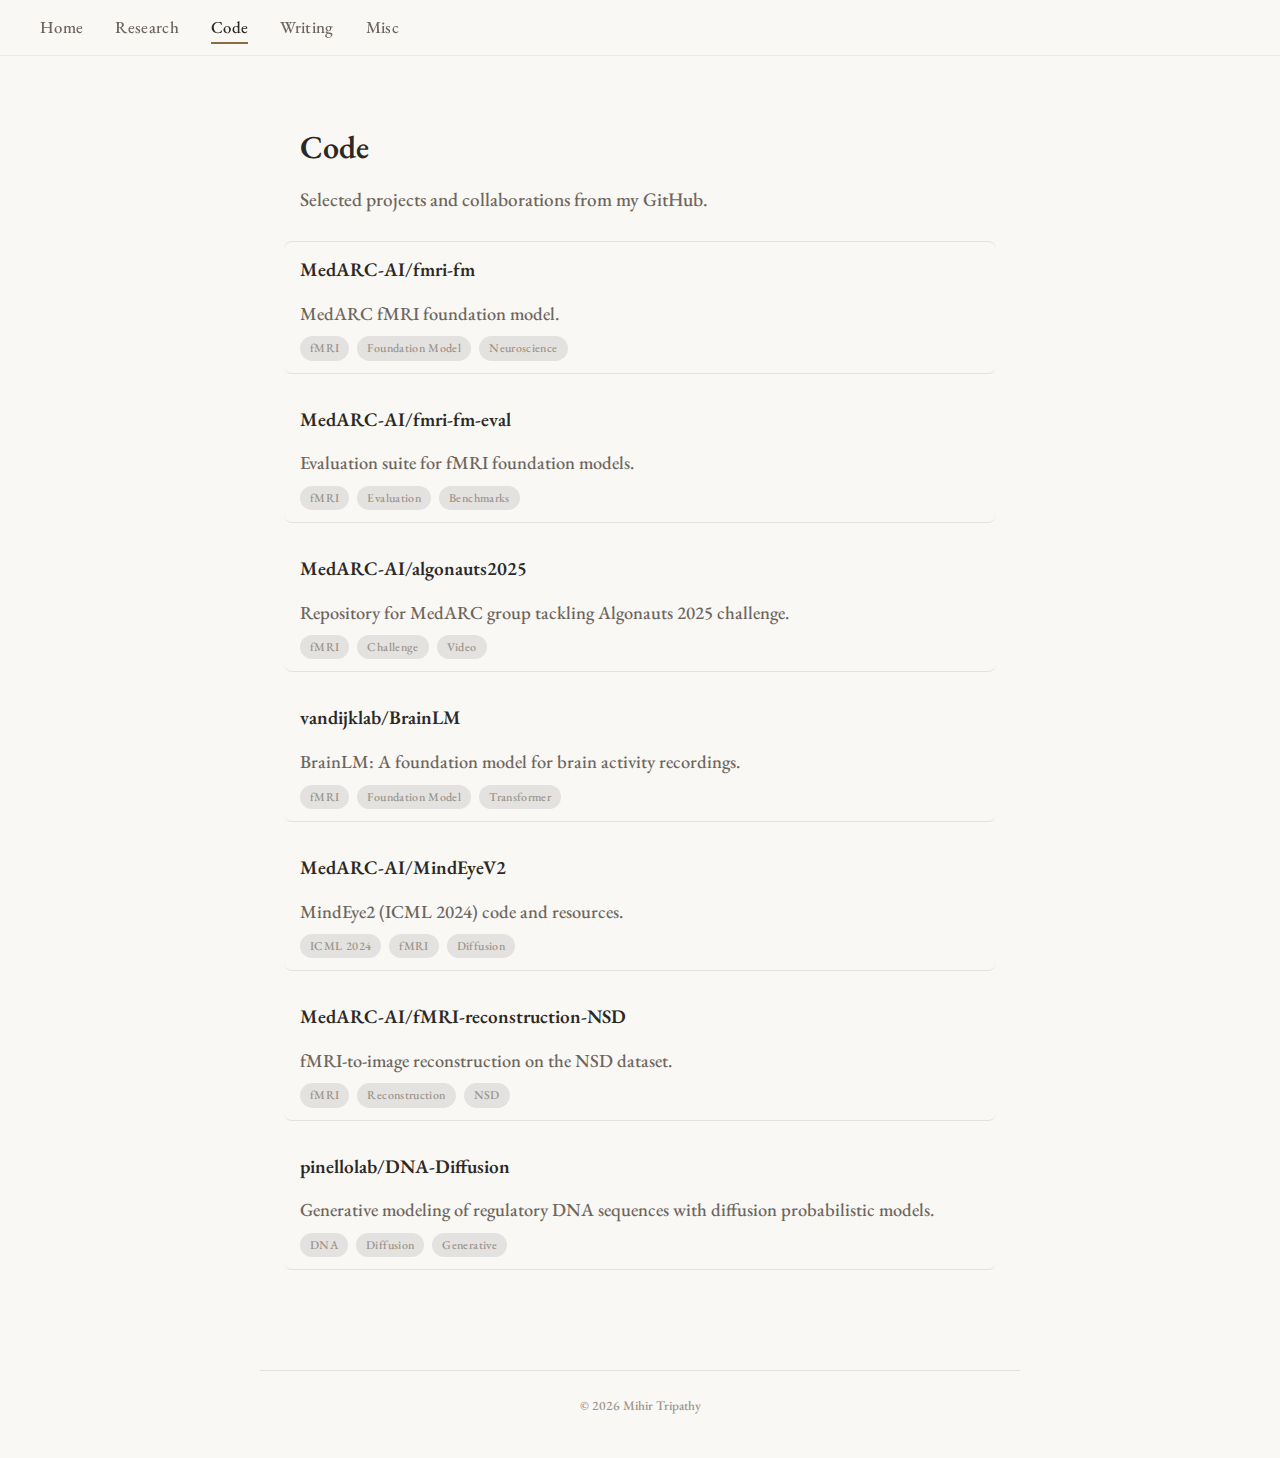
<file: code.html>
<!DOCTYPE html>
<html lang="en">
<head>
  <meta charset="UTF-8">
  <meta name="viewport" content="width=device-width, initial-scale=1.0">
  <title>Code – Mihir Tripathy</title>
  <link rel="preconnect" href="https://fonts.googleapis.com">
  <link rel="preconnect" href="https://fonts.gstatic.com" crossorigin>
  <link href="https://fonts.googleapis.com/css2?family=EB+Garamond:ital,wght@0,400;0,500;0,600;0,700;1,400;1,500&display=swap" rel="stylesheet">
  <link rel="stylesheet" href="css/styles.css?v=20260209-25">
</head>
<body>

<!-- Nav -->
<nav>
  <a href="index.html">Home</a>
  <a href="research.html">Research</a>
  <a href="code.html" class="active">Code</a>
  <a href="writing.html">Writing</a>
  <a href="misc.html">Misc</a>
</nav>

<!-- Code content -->
<div class="simple-page">
  <div class="simple-hero">
    <h1>Code</h1>
    <p>Selected projects and collaborations from my GitHub.</p>
  </div>

  <div class="simple-list">
    <div class="simple-item">
      <a class="item-title" href="https://github.com/MedARC-AI/fmri-fm">MedARC-AI/fmri-fm</a>
      <p class="item-desc">MedARC fMRI foundation model.</p>
      <div class="item-tags">
        <span class="item-tag">fMRI</span>
        <span class="item-tag">Foundation Model</span>
        <span class="item-tag">Neuroscience</span>
      </div>
    </div>

    <div class="simple-item">
      <a class="item-title" href="https://github.com/medarc-ai/fmri-fm-eval">MedARC-AI/fmri-fm-eval</a>
      <p class="item-desc">Evaluation suite for fMRI foundation models.</p>
      <div class="item-tags">
        <span class="item-tag">fMRI</span>
        <span class="item-tag">Evaluation</span>
        <span class="item-tag">Benchmarks</span>
      </div>
    </div>

    <div class="simple-item">
      <a class="item-title" href="https://github.com/MedARC-AI/algonauts2025">MedARC-AI/algonauts2025</a>
      <p class="item-desc">Repository for MedARC group tackling Algonauts 2025 challenge.</p>
      <div class="item-tags">
        <span class="item-tag">fMRI</span>
        <span class="item-tag">Challenge</span>
        <span class="item-tag">Video</span>
      </div>
    </div>

    <div class="simple-item">
      <a class="item-title" href="https://github.com/vandijklab/BrainLM">vandijklab/BrainLM</a>
      <p class="item-desc">BrainLM: A foundation model for brain activity recordings.</p>
      <div class="item-tags">
        <span class="item-tag">fMRI</span>
        <span class="item-tag">Foundation Model</span>
        <span class="item-tag">Transformer</span>
      </div>
    </div>

    <div class="simple-item">
      <a class="item-title" href="https://github.com/MedARC-AI/MindEyeV2">MedARC-AI/MindEyeV2</a>
      <p class="item-desc">MindEye2 (ICML 2024) code and resources.</p>
      <div class="item-tags">
        <span class="item-tag">ICML 2024</span>
        <span class="item-tag">fMRI</span>
        <span class="item-tag">Diffusion</span>
      </div>
    </div>

    <div class="simple-item">
      <a class="item-title" href="https://github.com/MedARC-AI/fMRI-reconstruction-NSD">MedARC-AI/fMRI-reconstruction-NSD</a>
      <p class="item-desc">fMRI-to-image reconstruction on the NSD dataset.</p>
      <div class="item-tags">
        <span class="item-tag">fMRI</span>
        <span class="item-tag">Reconstruction</span>
        <span class="item-tag">NSD</span>
      </div>
    </div>

    <div class="simple-item">
      <a class="item-title" href="https://github.com/pinellolab/DNA-Diffusion">pinellolab/DNA-Diffusion</a>
      <p class="item-desc">Generative modeling of regulatory DNA sequences with diffusion probabilistic models.</p>
      <div class="item-tags">
        <span class="item-tag">DNA</span>
        <span class="item-tag">Diffusion</span>
        <span class="item-tag">Generative</span>
      </div>
    </div>
  </div>
</div>

<footer class="page-footer">&copy; 2026 Mihir Tripathy</footer>

</body>
</html>
</file>
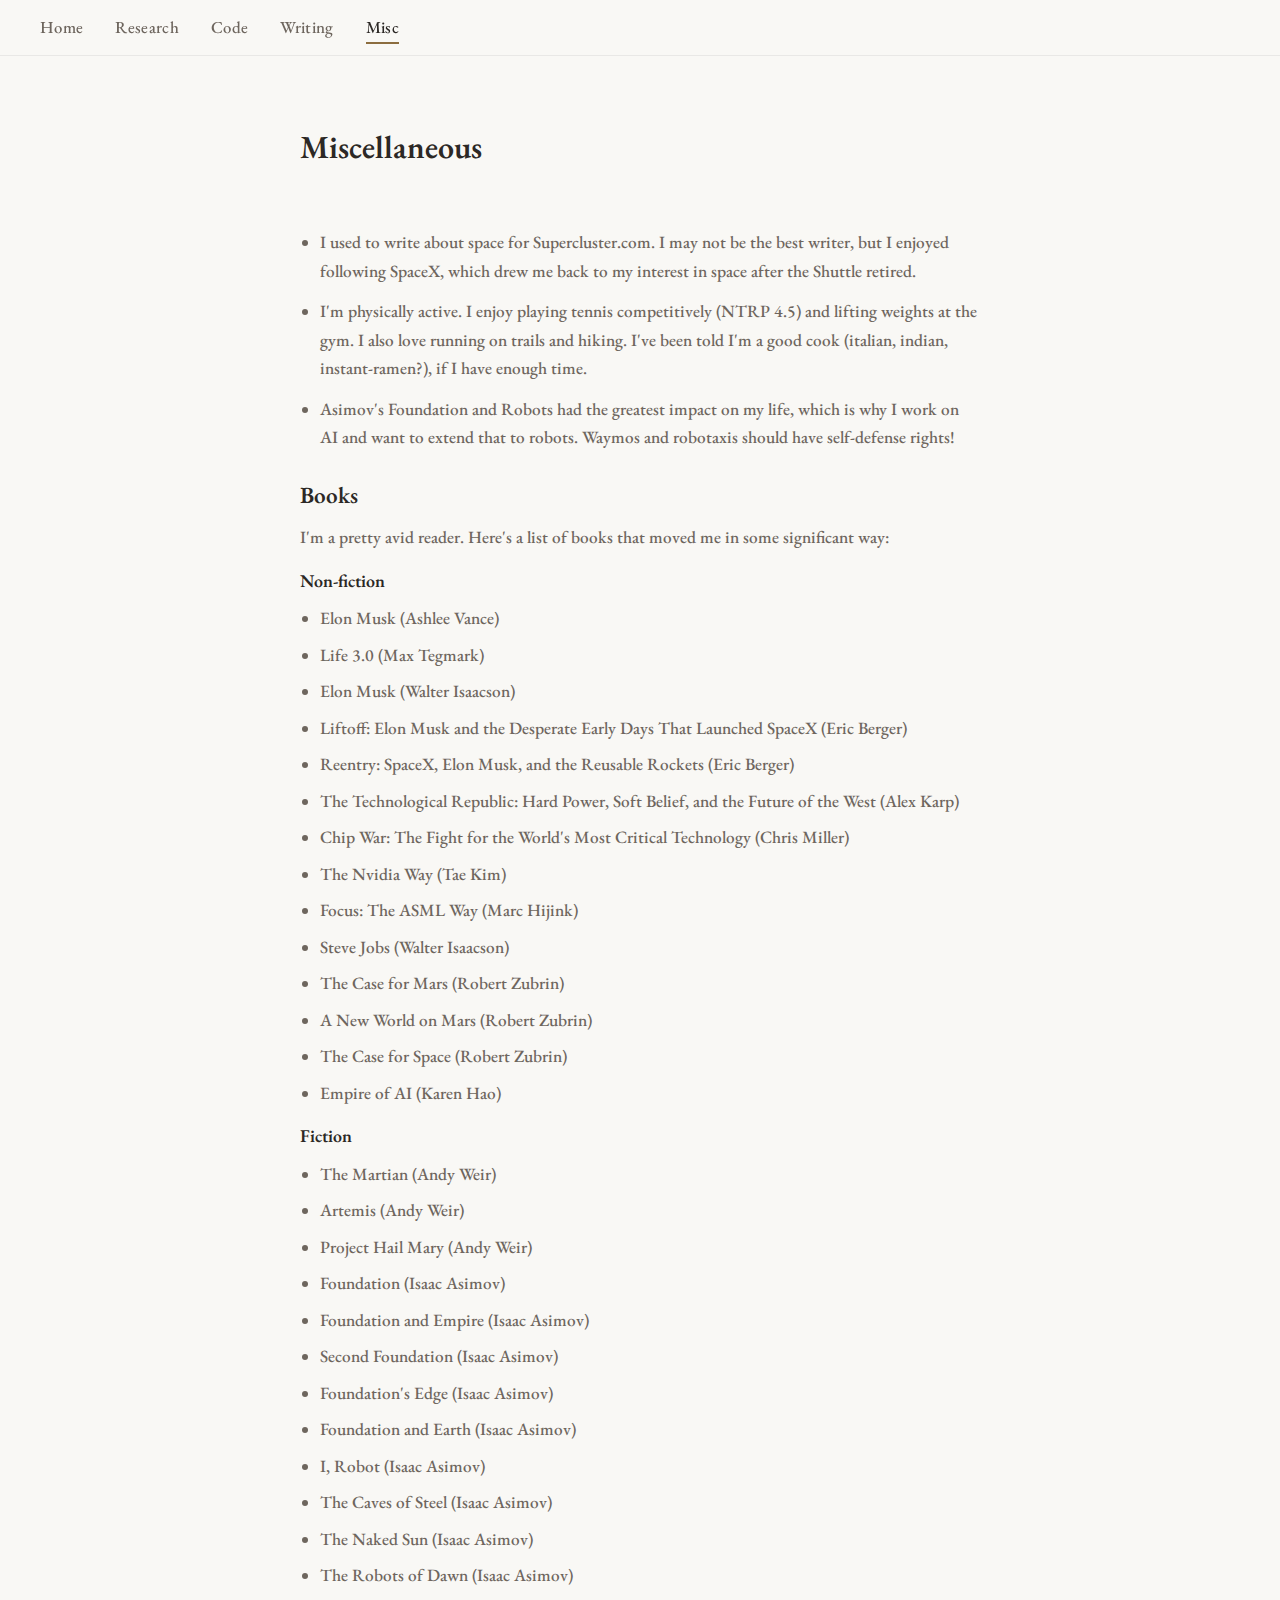
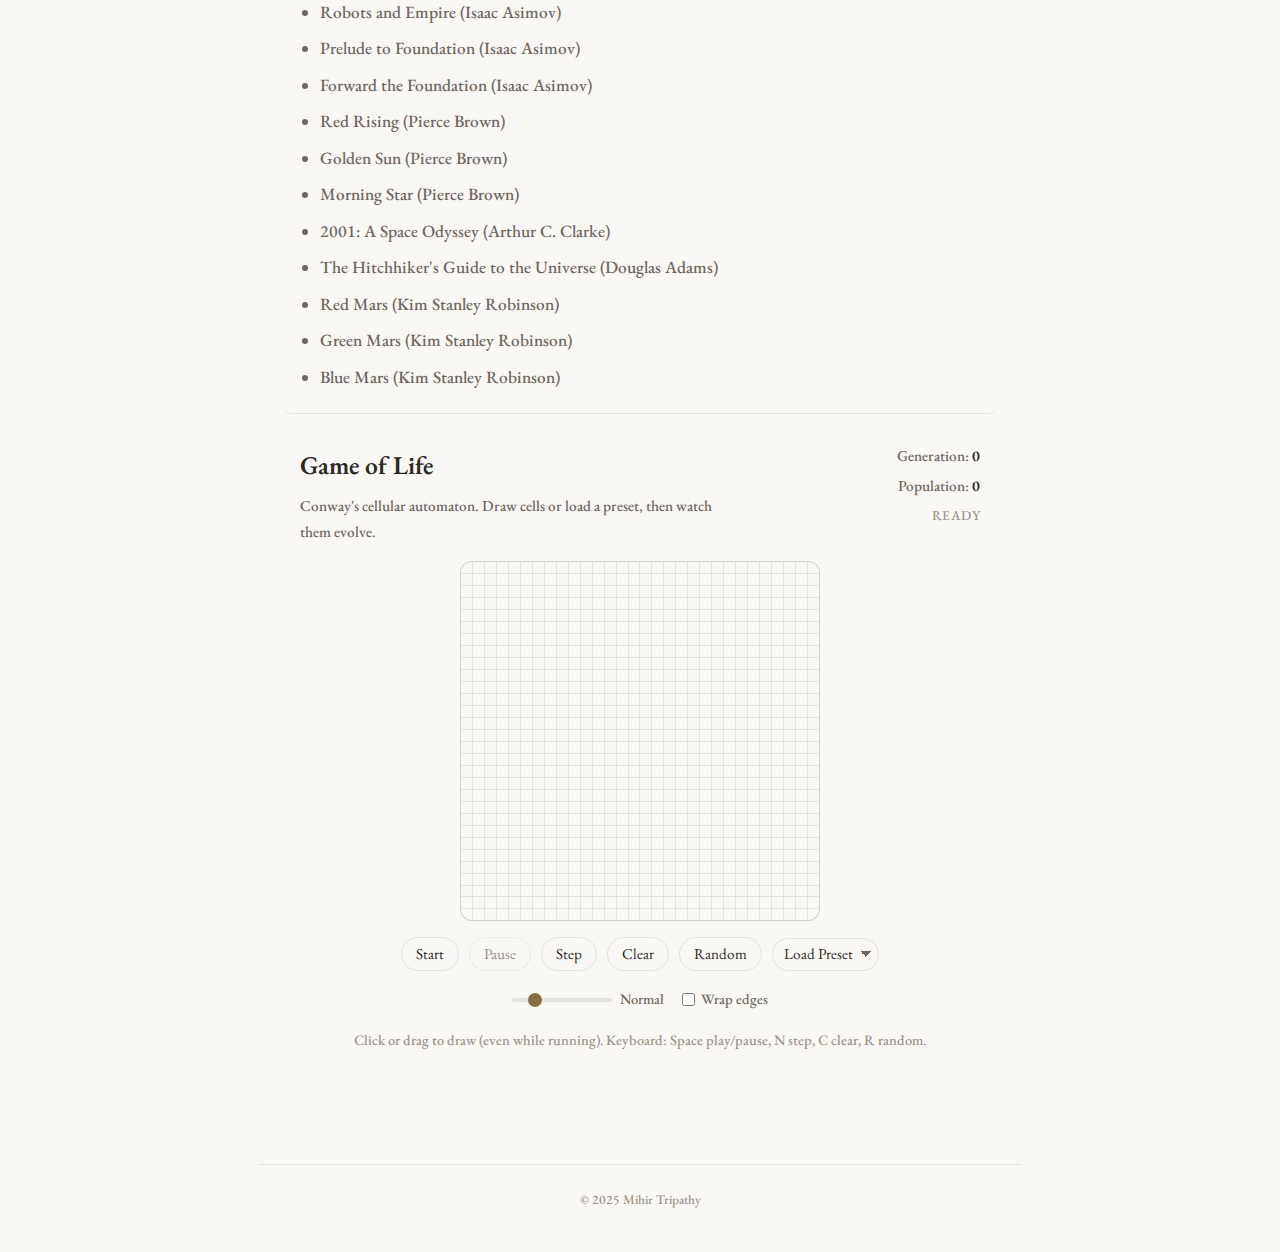
<file: misc.html>
<!DOCTYPE html>
<html lang="en">
<head>
  <meta charset="UTF-8">
  <meta name="viewport" content="width=device-width, initial-scale=1.0">
  <title>Misc – Mihir Tripathy</title>
  <link rel="preconnect" href="https://fonts.googleapis.com">
  <link rel="preconnect" href="https://fonts.gstatic.com" crossorigin>
  <link href="https://fonts.googleapis.com/css2?family=EB+Garamond:ital,wght@0,400;0,500;0,600;0,700;1,400;1,500&display=swap" rel="stylesheet">
  <link rel="stylesheet" href="css/styles.css?v=20260209-25">
</head>
<body>

<!-- Nav -->
<nav>
  <a href="index.html">Home</a>
  <a href="research.html">Research</a>
  <a href="code.html">Code</a>
  <a href="writing.html">Writing</a>
  <a href="misc.html" class="active">Misc</a>
</nav>

<!-- Misc content -->
<div class="simple-page">
  <div class="simple-hero">
    <h1>Miscellaneous</h1>
  </div>

  <div class="simple-list">
    <div class="simple-item misc-notes">
      <ul class="misc-bullets">
        <li>I used to write about space for Supercluster.com. I may not be the best writer, but I enjoyed following SpaceX, which drew me back to my interest in space after the Shuttle retired.</li>
        <li>I'm physically active. I enjoy playing tennis competitively (NTRP 4.5) and lifting weights at the gym. I also love running on trails and hiking. I've been told I'm a good cook (italian, indian, instant-ramen?), if I have enough time.</li>
        <li>Asimov's Foundation and Robots had the greatest impact on my life, which is why I work on AI and want to extend that to robots. Waymos and robotaxis should have self-defense rights!</li>
      </ul>

      <h2 class="misc-section-title">Books</h2>
      <p class="misc-books-intro">I'm a pretty avid reader. Here's a list of books that moved me in some significant way:</p>
      <h3 class="misc-subsection-title">Non-fiction</h3>
      <ul class="misc-bullets misc-books-list">
        <li>Elon Musk (Ashlee Vance)</li>
        <li>Life 3.0 (Max Tegmark)</li>
        <li>Elon Musk (Walter Isaacson)</li>
        <li>Liftoff: Elon Musk and the Desperate Early Days That Launched SpaceX (Eric Berger)</li>
        <li>Reentry: SpaceX, Elon Musk, and the Reusable Rockets (Eric Berger)</li>
        <li>The Technological Republic: Hard Power, Soft Belief, and the Future of the West (Alex Karp)</li>
        <li>Chip War: The Fight for the World's Most Critical Technology (Chris Miller)</li>
        <li>The Nvidia Way (Tae Kim)</li>
        <li>Focus: The ASML Way (Marc Hijink)</li>
        <li>Steve Jobs (Walter Isaacson)</li>
        <li>The Case for Mars (Robert Zubrin)</li>
        <li>A New World on Mars (Robert Zubrin)</li>
        <li>The Case for Space (Robert Zubrin)</li>
        <li>Empire of AI (Karen Hao)</li>
      </ul>

      <h3 class="misc-subsection-title">Fiction</h3>
      <ul class="misc-bullets misc-books-list">
        <li>The Martian (Andy Weir)</li>
        <li>Artemis (Andy Weir)</li>
        <li>Project Hail Mary (Andy Weir)</li>
        <li>Foundation (Isaac Asimov)</li>
        <li>Foundation and Empire (Isaac Asimov)</li>
        <li>Second Foundation (Isaac Asimov)</li>
        <li>Foundation's Edge (Isaac Asimov)</li>
        <li>Foundation and Earth (Isaac Asimov)</li>
        <li>I, Robot (Isaac Asimov)</li>
        <li>The Caves of Steel (Isaac Asimov)</li>
        <li>The Naked Sun (Isaac Asimov)</li>
        <li>The Robots of Dawn (Isaac Asimov)</li>
        <li>Robots and Empire (Isaac Asimov)</li>
        <li>Prelude to Foundation (Isaac Asimov)</li>
        <li>Forward the Foundation (Isaac Asimov)</li>
        <li>Red Rising (Pierce Brown)</li>
        <li>Golden Sun (Pierce Brown)</li>
        <li>Morning Star (Pierce Brown)</li>
        <li>2001: A Space Odyssey (Arthur C. Clarke)</li>
        <li>The Hitchhiker's Guide to the Universe (Douglas Adams)</li>
        <li>Red Mars (Kim Stanley Robinson)</li>
        <li>Green Mars (Kim Stanley Robinson)</li>
        <li>Blue Mars (Kim Stanley Robinson)</li>
      </ul>
    </div>

    <div class="simple-item life-shell">
      <div class="life-header">
        <div>
          <h2>Game of Life</h2>
          <p class="life-subtitle">Conway's cellular automaton. Draw cells or load a preset, then watch them evolve.</p>
        </div>
        <div class="life-scoreboard">
          <div class="life-gen">Generation: <span id="life-gen">0</span></div>
          <div class="life-pop">Population: <span id="life-pop">0</span> <span id="life-delta" class="life-delta"></span></div>
          <div class="life-status" id="life-status">Ready</div>
        </div>
      </div>

      <div class="life-board">
        <div id="life-grid" class="life-grid" role="grid"></div>
      </div>

      <div class="life-actions">
        <button id="life-start" class="life-button">Start</button>
        <button id="life-pause" class="life-button" disabled>Pause</button>
        <button id="life-step" class="life-button">Step</button>
        <button id="life-clear" class="life-button">Clear</button>
        <button id="life-random" class="life-button">Random</button>
        <div class="life-preset-wrap">
          <select id="life-preset" class="life-preset" aria-label="Load preset pattern">
            <option value="">Load Preset</option>
            <optgroup label="Spaceships">
              <option value="glider">Glider</option>
              <option value="lwss">Lightweight (LWSS)</option>
              <option value="hwss">Heavyweight (HWSS)</option>
              <option value="copperhead">Copperhead (c/10)</option>
              <option value="armada">Armada (3 LWSS)</option>
            </optgroup>
            <optgroup label="Oscillators">
              <option value="pulsar">Pulsar (p3)</option>
              <option value="pentadecathlon">Pentadecathlon (p15)</option>
              <option value="galaxy">Kok's Galaxy (p8)</option>
              <option value="figureEight">Figure Eight (p8)</option>
            </optgroup>
            <optgroup label="Methuselahs">
              <option value="rpentomino">R-pentomino</option>
              <option value="acorn">Acorn</option>
              <option value="diehard">Diehard</option>
              <option value="thunderbird">Thunderbird</option>
              <option value="piheptomino">Pi-heptomino</option>
            </optgroup>
            <optgroup label="Space">
              <option value="nebula">Nebula</option>
              <option value="solarSystem">Solar System</option>
              <option value="constellation">Constellation</option>
              <option value="bigBang">Big Bang</option>
              <option value="warpDrive">Warp Drive</option>
            </optgroup>
          </select>
        </div>
      </div>

      <div class="life-controls">
        <label class="life-speed-label">
          <input type="range" id="life-speed" min="30" max="500" value="120" class="life-speed">
          <span id="life-speed-text">Normal</span>
        </label>
        <label class="life-wrap-label">
          <input type="checkbox" id="life-wrap"> Wrap edges
        </label>
      </div>

      <p class="life-help">Click or drag to draw (even while running). Keyboard: Space play/pause, N step, C clear, R random.</p>
    </div>
  </div>
</div>

<footer class="page-footer">&copy; 2025 Mihir Tripathy</footer>

<script src="js/life.js?v=20260209-3"></script>
</body>
</html>
</file>
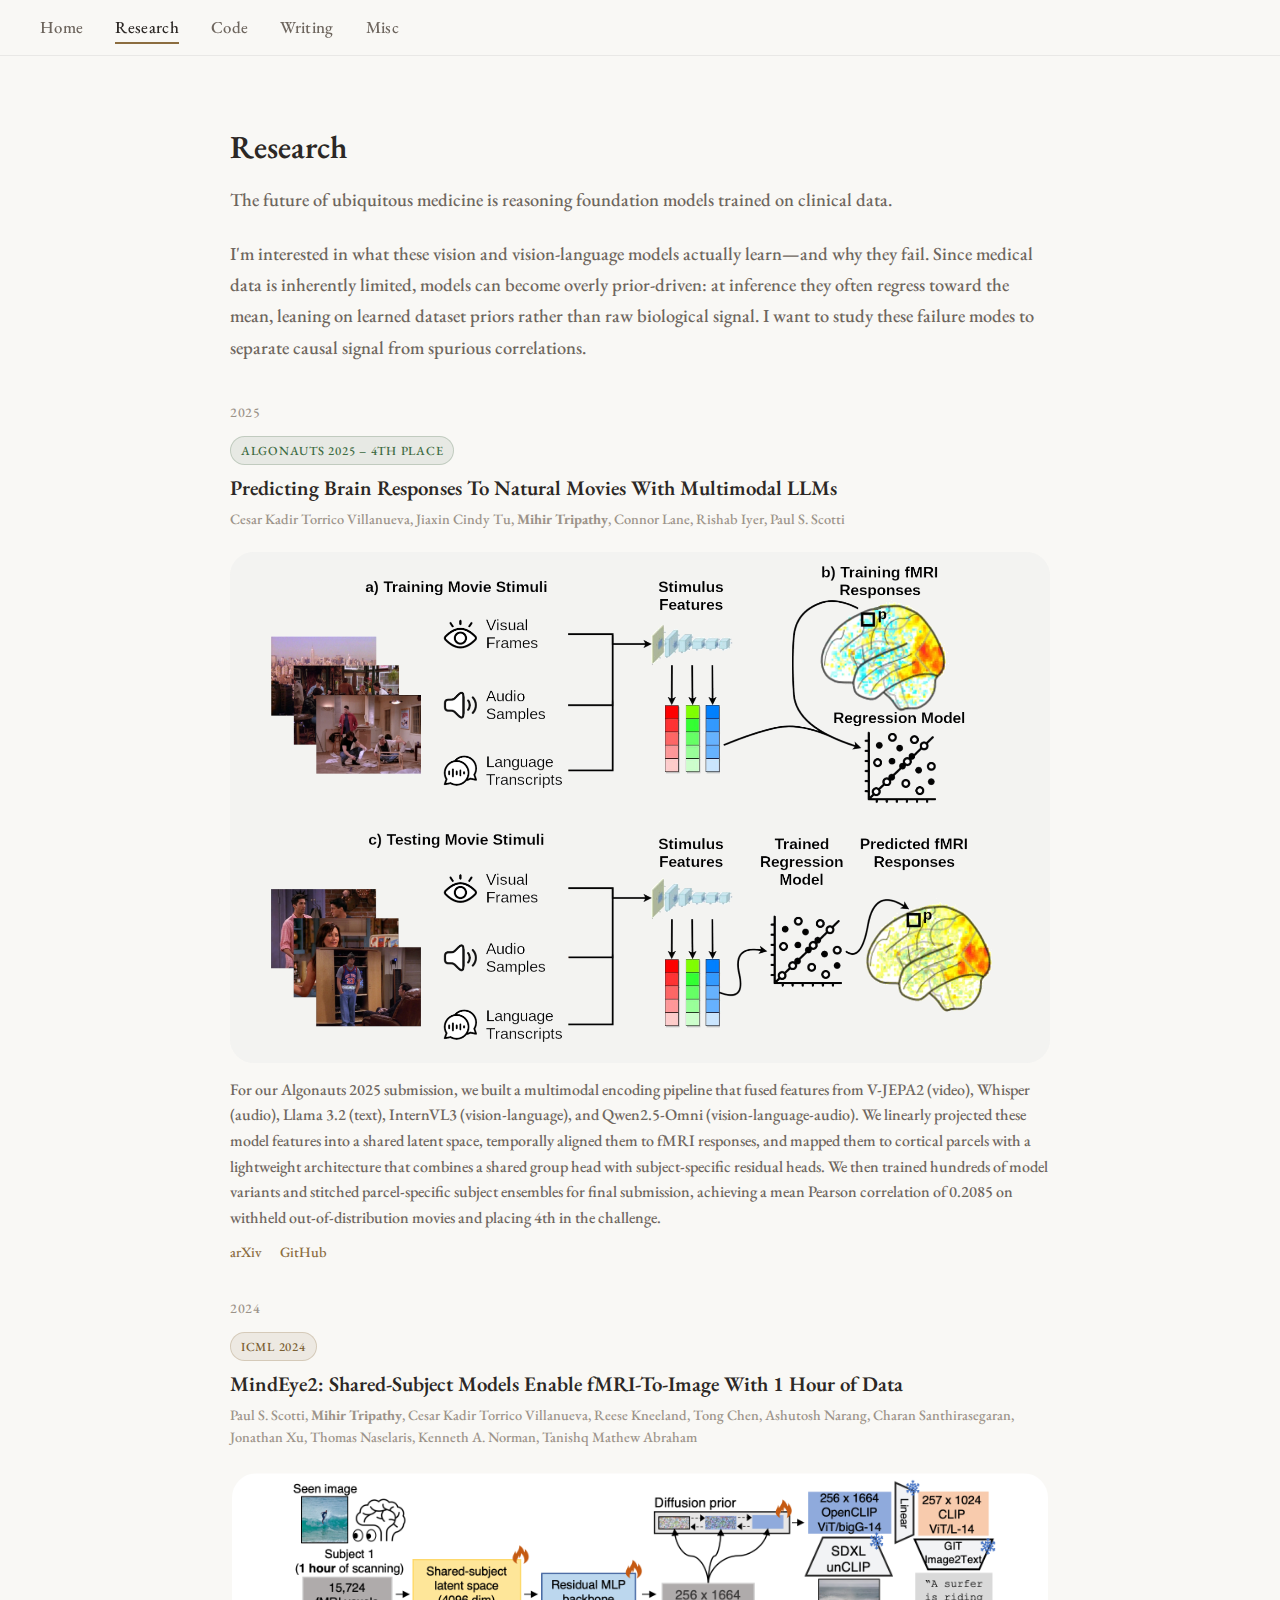
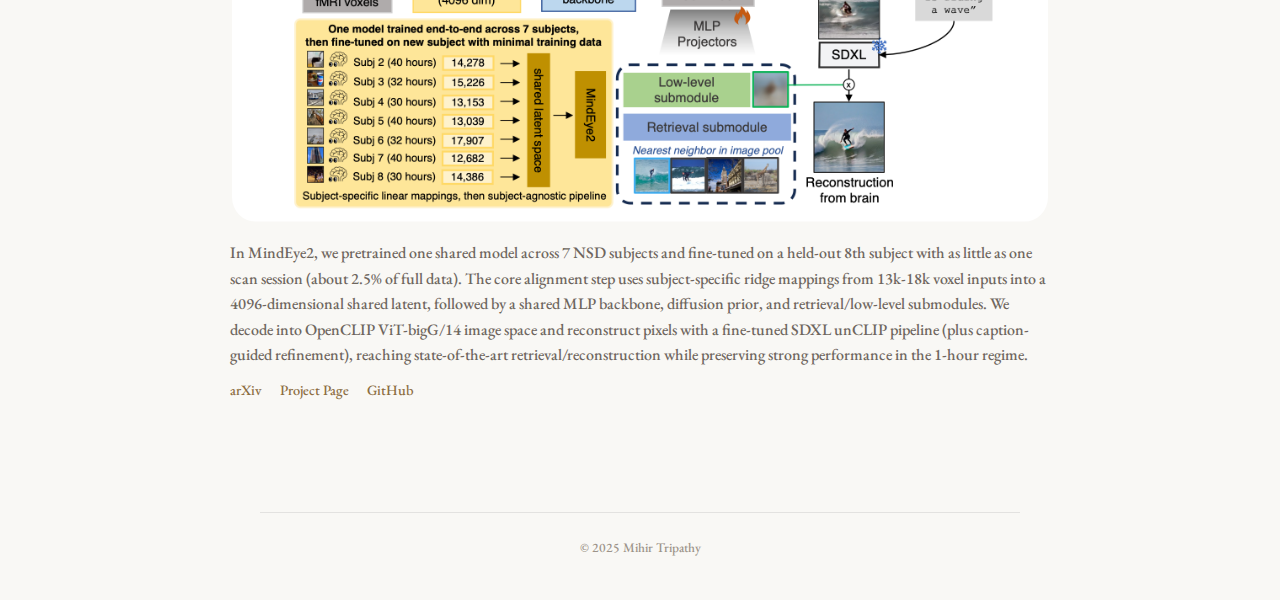
<file: research.html>
<!DOCTYPE html>
<html lang="en">
<head>
  <meta charset="UTF-8">
  <meta name="viewport" content="width=device-width, initial-scale=1.0">
  <title>Research – Mihir Tripathy</title>
  <link rel="preconnect" href="https://fonts.googleapis.com">
  <link rel="preconnect" href="https://fonts.gstatic.com" crossorigin>
  <link href="https://fonts.googleapis.com/css2?family=EB+Garamond:ital,wght@0,400;0,500;0,600;0,700;1,400;1,500&display=swap" rel="stylesheet">
  <link rel="stylesheet" href="css/styles.css?v=20260209-25">
</head>
<body>

<!-- Nav -->
<nav>
  <a href="index.html">Home</a>
  <a href="research.html" class="active">Research</a>
  <a href="code.html">Code</a>
  <a href="writing.html">Writing</a>
  <a href="misc.html">Misc</a>
</nav>

<!-- Research content -->
<div class="research-page">
  <div class="research-hero">
    <h1>Research</h1>
    <p>The future of ubiquitous medicine is reasoning foundation models trained on clinical data. </p>
    <p>I'm interested in what these vision and vision-language models actually learn—and why they fail. Since medical data is inherently limited, models can become overly prior-driven: at inference they often regress toward the mean, leaning on learned dataset priors rather than raw biological signal. I want to study these failure modes to separate causal signal from spurious correlations.</p>
  </div>

  <div class="pub-list">

    <!-- 2025 -->
    <div class="pub-entry">
      <span class="pub-year">2025</span>
      <div class="pub-body">
        <div class="paper-card-header">
          <span class="venue-badge algonauts">Algonauts 2025 – 4th Place</span>
        </div>
        <h3>Predicting Brain Responses To Natural Movies With Multimodal LLMs</h3>
        <p class="authors">Cesar Kadir Torrico Villanueva, Jiaxin Cindy Tu, <strong>Mihir Tripathy</strong>, Connor Lane, Rishab Iyer, Paul S. Scotti</p>
      </div>
      <div class="pub-image pub-image--algonauts">
        <img src="img/algonauts-arch.png?v=20260209-1" alt="Algonauts 2025 model architecture diagram">
      </div>
      <div class="pub-body">
        <p class="description">For our Algonauts 2025 submission, we built a multimodal encoding pipeline that fused features from V-JEPA2 (video), Whisper (audio), Llama 3.2 (text), InternVL3 (vision-language), and Qwen2.5-Omni (vision-language-audio). We linearly projected these model features into a shared latent space, temporally aligned them to fMRI responses, and mapped them to cortical parcels with a lightweight architecture that combines a shared group head with subject-specific residual heads. We then trained hundreds of model variants and stitched parcel-specific subject ensembles for final submission, achieving a mean Pearson correlation of 0.2085 on withheld out-of-distribution movies and placing 4th in the challenge.</p>
        <div class="paper-links">
          <a href="https://arxiv.org/abs/2507.19956" target="_blank" rel="noopener">arXiv</a>
          <a href="https://github.com/MedARC-AI/algonauts2025" target="_blank" rel="noopener">GitHub</a>
        </div>
      </div>
    </div>

    <!-- 2024 -->
    <div class="pub-entry">
      <span class="pub-year">2024</span>
      <div class="pub-body">
        <div class="paper-card-header">
          <span class="venue-badge icml">ICML 2024</span>
        </div>
        <h3>MindEye2: Shared-Subject Models Enable fMRI-To-Image With 1 Hour of Data</h3>
        <p class="authors">Paul S. Scotti, <strong>Mihir Tripathy</strong>, Cesar Kadir Torrico Villanueva, Reese Kneeland, Tong Chen, Ashutosh Narang, Charan Santhirasegaran, Jonathan Xu, Thomas Naselaris, Kenneth A. Norman, Tanishq Mathew Abraham</p>
      </div>
      <div class="pub-image pub-image--wide pub-image--mindeye">
        <img src="img/mindeye-arch.png?v=20260209-1" alt="MindEye2 architecture diagram">
      </div>
      <div class="pub-body">
        <p class="description">In MindEye2, we pretrained one shared model across 7 NSD subjects and fine-tuned on a held-out 8th subject with as little as one scan session (about 2.5% of full data). The core alignment step uses subject-specific ridge mappings from 13k-18k voxel inputs into a 4096-dimensional shared latent, followed by a shared MLP backbone, diffusion prior, and retrieval/low-level submodules. We decode into OpenCLIP ViT-bigG/14 image space and reconstruct pixels with a fine-tuned SDXL unCLIP pipeline (plus caption-guided refinement), reaching state-of-the-art retrieval/reconstruction while preserving strong performance in the 1-hour regime.</p>
        <div class="paper-links">
          <a href="https://arxiv.org/abs/2403.11207" target="_blank" rel="noopener">arXiv</a>
          <a href="https://medarc-ai.github.io/mindeye2/" target="_blank" rel="noopener">Project Page</a>
          <a href="https://github.com/MedARC-AI/MindEyeV2" target="_blank" rel="noopener">GitHub</a>
        </div>
      </div>
    </div>

  </div>
</div>

<footer class="page-footer">&copy; 2025 Mihir Tripathy</footer>

</body>
</html>
</file>
<file: css/styles.css>
/* -----------------------------------------------------------------------
   Tokens – light (default)
   ----------------------------------------------------------------------- */
:root {
  --bg:                #f9f8f5;
  --bg-nav:            rgba(249,248,245, 0.82);
  --text:              #2c2825;
  --text-secondary:    #6e665e;
  --text-muted:        #9c9389;
  --accent:            #8c6d3f;
  --accent-hover:      #6b5235;
  --border:            rgba(44,40,37, 0.1);
  --nav-border:        rgba(44,40,37, 0.08);
  --badge-icml-bg:     rgba(140,109,63, 0.1);
  --badge-icml-text:   #7a5f32;
  --badge-icml-border: rgba(140,109,63, 0.25);
  --badge-algo-bg:     rgba(74,110,78, 0.1);
  --badge-algo-text:   #3d6b42;
  --badge-algo-border: rgba(74,110,78, 0.25);
  --img-border:        rgba(44,40,37, 0.1);
  --img-frame-border:  rgba(44,40,37, 0.18);
  --img-frame-bg:      rgba(255,255,255, 0.38);
  --paper-figure-bg:   #f3f3f1;
}

/* -----------------------------------------------------------------------
   Tokens – dark (OS preference, no manual choice yet)
   ----------------------------------------------------------------------- */
@media (prefers-color-scheme: dark) {
  :root:not([data-theme]) {
    --bg:                #1c1915;
    --bg-nav:            rgba(28,25,21, 0.82);
    --text:              #f1ece4;
    --text-secondary:    #c5bbb0;
    --text-muted:        #a79d90;
    --accent:            #c9a96e;
    --accent-hover:      #d9bf85;
    --border:            rgba(221,216,208, 0.1);
    --nav-border:        rgba(221,216,208, 0.08);
    --badge-icml-bg:     rgba(201,169,110, 0.15);
    --badge-icml-text:   #c9a96e;
    --badge-icml-border: rgba(201,169,110, 0.3);
    --badge-algo-bg:     rgba(138,180,120, 0.15);
    --badge-algo-text:   #8cb478;
    --badge-algo-border: rgba(138,180,120, 0.3);
    --img-border:        rgba(221,216,208, 0.1);
    --img-frame-border:  rgba(221,216,208, 0.26);
    --img-frame-bg:      rgba(255,255,255, 0.02);
    --paper-figure-bg:   #f3f3f1;
  }
}

/* -----------------------------------------------------------------------
   Reset & Base
   ----------------------------------------------------------------------- */
*, *::before, *::after {
  box-sizing: border-box;
  margin: 0;
  padding: 0;
}

html {
  scroll-behavior: smooth;
}

body {
  font-family: 'EB Garamond', serif;
  font-weight: 500;
  font-size: 18px;
  color: var(--text);
  background-color: var(--bg);
  line-height: 1.7;
  -webkit-font-smoothing: antialiased;
  -moz-osx-font-smoothing: grayscale;
  transition: background-color 0.3s, color 0.3s;
}

a {
  color: var(--accent);
  text-decoration: none;
  transition: color 0.2s;
}

a:hover {
  color: var(--accent-hover);
}

/* -----------------------------------------------------------------------
   Nav – fixed top, shared across pages
   ----------------------------------------------------------------------- */
nav {
  position: fixed;
  top: 0;
  left: 0;
  right: 0;
  z-index: 100;
  background: var(--bg-nav);
  backdrop-filter: blur(12px);
  -webkit-backdrop-filter: blur(12px);
  border-bottom: 1px solid var(--nav-border);
  padding: 0 40px;
  height: 56px;
  display: flex;
  align-items: center;
  gap: 32px;
}

nav a {
  position: relative;
  color: var(--text-secondary);
  font-size: 1.05rem;
  font-weight: 500;
  letter-spacing: 0.02em;
  transition: color 0.2s;
}

nav a:hover {
  color: var(--text);
}

nav a.active {
  color: var(--text);
}

/* -----------------------------------------------------------------------
   Home page – single-viewport, centered, no scroll
   ----------------------------------------------------------------------- */
.home-content {
  height: 100vh;
  height: 100dvh;
  display: flex;
  flex-direction: column;
  align-items: center;
  padding: 56px 24px 24px;  /* top clears fixed nav */
}

/* fills space between nav and footer, centers its children */
.home-main {
  flex: 1;
  display: flex;
  flex-direction: column;
  align-items: center;
  justify-content: center;
  text-align: center;
}

.home-content h1 {
  font-family: 'EB Garamond', serif;
  font-weight: 700;
  font-size: 3.6rem;
  color: var(--text);
  letter-spacing: -0.02em;
  line-height: 1.05;
  margin-bottom: 12px;
}

.home-content .tagline {
  font-size: 1.3rem;
  font-weight: 500;
  color: var(--text-secondary);
  letter-spacing: 0.03em;
  margin-bottom: 20px;
  font-style: italic;
}

.home-content .bio {
  font-size: 1.2rem;
  font-weight: 500;
  color: var(--text-secondary);
  line-height: 1.7;
  margin-bottom: 14px;
  max-width: 620px;
}

.home-content .bio:last-of-type {
  margin-bottom: 30px;
}

/* Social row */
.social-row {
  display: flex;
  gap: 28px;
  align-items: center;
  justify-content: center;
}

.social-row a {
  color: var(--text-secondary);
  display: flex;
  align-items: center;
  gap: 8px;
  font-size: 1.15rem;
  font-weight: 500;
  transition: color 0.2s;
}

.social-row a:hover {
  color: var(--accent);
}

.social-row svg {
  width: 20px;
  height: 20px;
  stroke: currentColor;
  fill: none;
  stroke-width: 2;
  stroke-linecap: round;
  stroke-linejoin: round;
}

/* X logo uses fill, not stroke */
.social-row svg.icon-fill {
  fill: currentColor;
  stroke: none;
  stroke-width: 0;
}

/* Footer – sits at the bottom after home-main eats remaining space */
.home-content footer {
  text-align: center;
}

/* Elon quote blockquote */
.epigraph {
  font-style: italic;
  color: var(--text-muted);
  font-size: 0.95rem;
  line-height: 1.6;
  max-width: 480px;
  margin: 0 auto 12px;
  padding: 14px 20px;
  border-left: 2px solid var(--accent);
  text-align: left;
}

.epigraph cite {
  display: block;
  font-style: normal;
  font-size: 0.85rem;
  color: var(--text-muted);
  margin-top: 6px;
}

.home-content .copyright {
  font-size: 0.82rem;
  color: var(--text-muted);
}

/* -----------------------------------------------------------------------
   Research page – scrollable publication list
   ----------------------------------------------------------------------- */
.research-page {
  position: relative;
  z-index: 1;
}

/* -----------------------------------------------------------------------
   Simple pages – code / writing / misc (jxmo-like)
   ----------------------------------------------------------------------- */
.simple-page {
  position: relative;
  z-index: 1;
}

.simple-hero {
  padding: 120px 40px 24px;
  max-width: 760px;
  margin: 0 auto;
}

.simple-hero h1 {
  font-size: 2rem;
  font-weight: 600;
  color: var(--text);
  margin-bottom: 10px;
}

.simple-hero p {
  font-size: 1.2rem;
  color: var(--text-secondary);
  max-width: 620px;
}

.simple-list {
  max-width: 760px;
  margin: 0 auto;
  padding: 0 40px 100px;
  display: flex;
  flex-direction: column;
  gap: 18px;
}

/* -----------------------------------------------------------------------
   Game of Life – misc page
   ----------------------------------------------------------------------- */
.life-shell {
  display: flex;
  flex-direction: column;
  gap: 16px;
  padding: 18px 0 26px;
}

.life-header {
  display: flex;
  justify-content: space-between;
  align-items: flex-start;
  gap: 18px;
  flex-wrap: wrap;
}

.life-header h2 {
  font-size: 1.6rem;
  font-weight: 600;
  color: var(--text);
  margin-bottom: 6px;
}

.life-subtitle {
  font-size: 0.95rem;
  color: var(--text-secondary);
  max-width: 420px;
}

.life-scoreboard {
  display: flex;
  flex-direction: column;
  align-items: flex-end;
  gap: 4px;
  font-size: 0.95rem;
  color: var(--text-secondary);
}

.life-gen span {
  color: var(--text);
  font-weight: 600;
}

.life-status {
  font-size: 0.85rem;
  color: var(--text-muted);
  letter-spacing: 0.03em;
  text-transform: uppercase;
}

.life-board {
  display: flex;
  justify-content: center;
}

.life-grid {
  --grid-size: 30;
  width: min(70vw, 360px);
  aspect-ratio: 1 / 1;
  display: grid;
  grid-template-columns: repeat(var(--grid-size), 1fr);
  background: var(--border);
  gap: 1px;
  border: 1px solid var(--border);
  border-radius: 12px;
  overflow: hidden;
  user-select: none;
  -webkit-user-select: none;
  touch-action: none;
}

.life-cell {
  background: var(--bg);
  transition: background-color 0.08s;
}

.life-cell[data-age="1"] {
  background: var(--accent);
}

.life-cell[data-age="2"],
.life-cell[data-age="3"] {
  background: var(--accent-hover);
}

.life-cell[data-age="4"] {
  background: var(--accent-hover);
}

.life-cell.alive {
  background: var(--accent-hover);
}

.life-cell.dying {
  background: var(--border);
  opacity: 0.6;
}

.life-actions {
  display: flex;
  flex-wrap: wrap;
  gap: 10px;
  align-items: center;
  justify-content: center;
}

.life-button {
  font-family: inherit;
  font-size: 0.95rem;
  padding: 6px 14px;
  border-radius: 999px;
  border: 1px solid var(--border);
  background: transparent;
  color: var(--text);
  cursor: pointer;
  transition: border-color 0.2s, color 0.2s;
}

.life-button:hover:not(:disabled) {
  border-color: var(--text-secondary);
}

.life-button:disabled {
  opacity: 0.5;
  cursor: not-allowed;
}

.life-preset-wrap {
  display: inline-flex;
}

.life-preset {
  font-family: inherit;
  font-size: 0.95rem;
  line-height: 1.2;
  padding: 6px 24px 6px 11px;
  border-radius: 999px;
  border: 1px solid var(--border);
  background-color: transparent;
  background-image:
    linear-gradient(45deg, transparent 50%, var(--text-secondary) 50%),
    linear-gradient(135deg, var(--text-secondary) 50%, transparent 50%);
  background-position:
    calc(100% - 12px) 50%,
    calc(100% - 6px) 50%;
  background-size: 6px 6px, 6px 6px;
  background-repeat: no-repeat;
  color: var(--text);
  cursor: pointer;
  transition: border-color 0.2s, color 0.2s;
  -webkit-appearance: none;
  appearance: none;
  display: inline-block;
  flex: 0 0 auto;
  white-space: nowrap;
  width: 6.7rem;
  min-width: 6.7rem;
  max-width: 6.7rem;
}

.life-preset:hover {
  border-color: var(--text-secondary);
}

.life-help {
  font-size: 0.9rem;
  color: var(--text-muted);
  text-align: center;
}

.life-pop {
  font-size: 0.95rem;
  color: var(--text-secondary);
}

.life-pop span {
  color: var(--text);
  font-weight: 600;
}

.life-delta {
  font-size: 0.8rem;
  font-weight: 400 !important;
  color: var(--text-muted) !important;
}

.life-controls {
  display: flex;
  flex-wrap: wrap;
  gap: 18px;
  align-items: center;
  justify-content: center;
}

.life-speed-label {
  display: flex;
  align-items: center;
  gap: 8px;
  font-size: 0.9rem;
  color: var(--text-secondary);
  cursor: pointer;
}

.life-speed {
  -webkit-appearance: none;
  appearance: none;
  width: 100px;
  height: 4px;
  border-radius: 2px;
  background: var(--border);
  outline: none;
  cursor: pointer;
}

.life-speed::-webkit-slider-thumb {
  -webkit-appearance: none;
  width: 14px;
  height: 14px;
  border-radius: 50%;
  background: var(--accent);
  cursor: pointer;
}

.life-speed::-moz-range-thumb {
  width: 14px;
  height: 14px;
  border-radius: 50%;
  background: var(--accent);
  border: none;
  cursor: pointer;
}

.life-wrap-label {
  display: flex;
  align-items: center;
  gap: 6px;
  font-size: 0.9rem;
  color: var(--text-secondary);
  cursor: pointer;
}

.life-wrap-label input {
  accent-color: var(--accent);
}

.simple-item {
  padding: 12px 16px;
  margin: 0 -16px;
  border-bottom: 1px solid var(--border);
  border-radius: 8px;
  transition: background-color 0.25s ease, transform 0.25s ease;
}

.simple-item:first-child {
  border-top: 1px solid var(--border);
}

.simple-list > .misc-notes:first-child {
  border-top: 0;
}

.simple-list > .life-shell:last-child {
  border-bottom: 0;
}

.misc-notes {
  padding-top: 20px;
  padding-bottom: 22px;
}

.misc-bullets {
  margin: 0;
  padding-left: 1.25rem;
  display: grid;
  gap: 12px;
}

.misc-bullets li {
  color: var(--text-secondary);
  font-size: 1.08rem;
  line-height: 1.65;
}

.misc-section-title {
  margin-top: 24px;
  margin-bottom: 8px;
  font-size: 1.45rem;
  font-weight: 600;
  color: var(--text);
}

.misc-books-intro {
  font-size: 1.08rem;
  color: var(--text-secondary);
  line-height: 1.65;
  margin-bottom: 12px;
}

.misc-subsection-title {
  margin-top: 14px;
  margin-bottom: 8px;
  font-size: 1.12rem;
  font-weight: 600;
  color: var(--text);
}

.misc-books-list {
  gap: 8px;
}

.item-title {
  display: inline-block;
  font-size: 1.2rem;
  font-weight: 600;
  color: var(--text);
  margin-bottom: 6px;
}

.item-meta {
  font-size: 0.85rem;
  color: var(--text-muted);
  letter-spacing: 0.03em;
  text-transform: uppercase;
}

.item-desc {
  font-size: 1.15rem;
  color: var(--text-secondary);
  margin-top: 6px;
  line-height: 1.6;
}

.writing-item {
  display: flex;
  gap: 18px;
  align-items: flex-start;
}

.writing-media {
  flex: 0 0 200px;
}

.writing-thumb {
  width: 200px;
  aspect-ratio: 16 / 9;
  border-radius: 8px;
  object-fit: cover;
  border: 1px solid var(--img-border);
  background-color: var(--border);
  display: block;
}

.writing-body {
  flex: 1;
}

.research-hero {
  --pub-col-width: 820px;
  padding: 120px 40px 24px;
  max-width: 1100px;
  margin: 0 auto;
}

.research-hero h1 {
  font-size: 2rem;
  font-weight: 600;
  color: var(--text);
  margin-bottom: 10px;
  width: 100%;
  max-width: var(--pub-col-width);
  margin-left: auto;
  margin-right: auto;
}

.research-hero p {
  font-size: 1.15rem;
  color: var(--text-secondary);
  line-height: 1.7;
  width: 100%;
  max-width: var(--pub-col-width);
  margin: 0 auto 1.2em;
}

.research-hero p:last-child {
  margin-bottom: 0;
}

.pub-list {
  max-width: 1100px;
  margin: 0 auto;
  padding: 0 40px 100px;
  display: flex;
  flex-direction: column;
  gap: 8px;
}

.pub-entry {
  --pub-col-width: 820px;
  display: flex;
  flex-direction: column;
  align-items: stretch;
  gap: 10px;
  padding: 14px 18px 10px;
  border: 0;
  border-radius: 12px;
  background: transparent;
  transition: background-color 0.25s ease, transform 0.25s ease;
}

.pub-entry > .pub-year,
.pub-entry > .pub-body,
.pub-entry > .pub-image {
  width: 100%;
  max-width: var(--pub-col-width);
  margin-left: auto;
  margin-right: auto;
}

.pub-year {
  font-size: 0.85rem;
  font-weight: 500;
  color: var(--text-muted);
  letter-spacing: 0.04em;
}

.pub-body {
  width: 100%;
}

.pub-body .paper-card-header {
  margin-bottom: 8px;
}

.pub-body h3 {
  font-size: 1.3rem;
  font-weight: 600;
  color: var(--text);
  line-height: 1.4;
  margin-bottom: 6px;
}

.pub-body .authors {
  font-size: 0.9rem;
  color: var(--text-muted);
  margin-bottom: 8px;
  line-height: 1.5;
}

.pub-body .description {
  font-size: 1rem;
  color: var(--text-secondary);
  font-weight: 500;
  margin-bottom: 10px;
  line-height: 1.6;
}

.pub-image {
  margin: 4px 0;
  width: 100%;
  max-width: var(--pub-col-width);
  aspect-ratio: 16 / 9;
  border-radius: 24px;
  border: 0;
  overflow: hidden;
  background: none;
  padding: 0;
}

.pub-image--wide {
  aspect-ratio: 2.3 / 1;
}

.pub-image--algonauts {
  aspect-ratio: 1618 / 1008;
  padding: 0;
  background-color: var(--paper-figure-bg);
}

.pub-image--mindeye {
  padding: 6px;
}

.pub-image img {
  display: block;
  width: 100%;
  height: 100%;
  object-fit: contain;
  object-position: center;
  border-radius: inherit;
  border: 0;
  background: none;
}

.pub-image--algonauts img {
  object-fit: cover;
  object-position: center;
  transform: scale(1.002);
  background-color: var(--paper-figure-bg);
}

.pub-image--mindeye img {
  object-fit: cover;
  object-position: center;
  transform: scale(1.01);
}

/* Venue badges */
.venue-badge {
  display: inline-block;
  font-size: 0.78rem;
  font-weight: 500;
  letter-spacing: 0.06em;
  text-transform: uppercase;
  padding: 3px 10px;
  border-radius: 20px;
  white-space: nowrap;
  flex-shrink: 0;
}

.venue-badge.icml {
  background: var(--badge-icml-bg);
  color: var(--badge-icml-text);
  border: 1px solid var(--badge-icml-border);
}

.venue-badge.algonauts {
  background: var(--badge-algo-bg);
  color: var(--badge-algo-text);
  border: 1px solid var(--badge-algo-border);
}

/* Paper links */
.paper-links {
  display: flex;
  gap: 18px;
  flex-wrap: wrap;
}

.paper-links a {
  font-size: 0.9rem;
  font-weight: 500;
  color: var(--accent);
  transition: color 0.2s;
}

.paper-links a:hover {
  color: var(--accent-hover);
}

/* -----------------------------------------------------------------------
   Entrance Animations
   ----------------------------------------------------------------------- */
@keyframes fadeUp {
  from {
    opacity: 0;
    transform: translateY(12px);
  }
  to {
    opacity: 1;
    transform: translateY(0);
  }
}

/* Homepage stagger */
.home-content h1          { animation: fadeUp 0.6s ease-out both; }
.home-content .tagline    { animation: fadeUp 0.6s ease-out 0.05s both; }
.home-content .home-divider { animation: fadeUp 0.6s ease-out 0.1s both; }
.home-content .bio { animation: fadeUp 0.55s ease-out 0.15s both; }
.home-content .bio + .bio { animation-delay: 0.22s; }
.home-content .social-row { animation: fadeUp 0.55s ease-out 0.29s both; }
.home-content footer      { animation: fadeUp 0.5s ease-out 0.36s both; }

/* Inner page heroes */
.research-hero,
.simple-hero { animation: fadeUp 0.55s ease-out both; }

/* List items – stagger capped at 5 */
.pub-entry,
.simple-item { animation: fadeUp 0.45s ease-out both; }

.pub-entry:nth-child(1),
.simple-item:nth-child(1) { animation-delay: 0.08s; }
.pub-entry:nth-child(2),
.simple-item:nth-child(2) { animation-delay: 0.16s; }
.pub-entry:nth-child(3),
.simple-item:nth-child(3) { animation-delay: 0.24s; }
.pub-entry:nth-child(4),
.simple-item:nth-child(4) { animation-delay: 0.32s; }
.pub-entry:nth-child(5),
.simple-item:nth-child(5) { animation-delay: 0.40s; }

/* -----------------------------------------------------------------------
   Hover States
   ----------------------------------------------------------------------- */
.pub-entry:hover {
  background-color: var(--img-frame-bg);
  transform: translateY(-2px);
}

.simple-item:hover {
  background-color: var(--border);
  transform: translateY(-1px);
}

.simple-item.life-shell:hover {
  background-color: transparent;
  transform: none;
}

.writing-item:hover .writing-thumb {
  transform: scale(1.03);
}

.writing-thumb {
  transition: transform 0.25s ease;
}

/* -----------------------------------------------------------------------
   Nav Active Indicator & Hover Underline
   ----------------------------------------------------------------------- */
nav a::after {
  content: '';
  position: absolute;
  bottom: -2px;
  left: 50%;
  right: 50%;
  height: 2px;
  background: var(--accent);
  transition: left 0.25s ease, right 0.25s ease;
}

nav a:hover::after {
  left: 0;
  right: 0;
}

nav a.active::after {
  left: 0;
  right: 0;
}

/* -----------------------------------------------------------------------
   Year Dividers (Writing page)
   ----------------------------------------------------------------------- */
.year-divider {
  font-size: 0.85rem;
  font-weight: 500;
  color: var(--text-muted);
  text-transform: uppercase;
  letter-spacing: 0.08em;
  padding-top: 12px;
}

/* -----------------------------------------------------------------------
   Code Page Tags
   ----------------------------------------------------------------------- */
.item-tags {
  display: flex;
  flex-wrap: wrap;
  gap: 8px;
  margin-top: 8px;
}

.item-tag {
  display: inline-block;
  font-size: 0.75rem;
  font-weight: 500;
  color: var(--text-muted);
  background: var(--border);
  padding: 2px 10px;
  border-radius: 999px;
  letter-spacing: 0.03em;
}

/* -----------------------------------------------------------------------
   Inner Page Footer
   ----------------------------------------------------------------------- */
.page-footer {
  max-width: 760px;
  margin: 0 auto;
  padding: 24px 40px 40px;
  border-top: 1px solid var(--border);
  text-align: center;
  font-size: 0.82rem;
  color: var(--text-muted);
}

/* -----------------------------------------------------------------------
   Homepage Decorative Divider
   ----------------------------------------------------------------------- */
.home-divider {
  width: 48px;
  height: 2px;
  border: none;
  background: var(--accent);
  opacity: 0.6;
  margin: 0 auto 28px;
}

/* -----------------------------------------------------------------------
   Accessibility
   ----------------------------------------------------------------------- */
:focus-visible {
  outline: 2px solid var(--accent);
  outline-offset: 3px;
}

:focus:not(:focus-visible) {
  outline: none;
}

@media (prefers-reduced-motion: reduce) {
  *, *::before, *::after {
    animation-duration: 0.01ms !important;
    animation-iteration-count: 1 !important;
    transition-duration: 0.01ms !important;
  }
}

/* -----------------------------------------------------------------------
   Responsive – 768px
   ----------------------------------------------------------------------- */
@media (max-width: 768px) {
  nav {
    padding: 0 24px;
    gap: 24px;
  }

  .pub-entry {
    gap: 8px;
    padding: 12px 10px 8px;
  }

  .research-hero {
    padding: 100px 24px 32px;
  }

  .pub-list {
    padding: 0 24px 80px;
  }

  .pub-image {
    margin: 4px 0;
    padding: 0;
  }

  .simple-hero {
    padding: 100px 24px 22px;
  }

  .simple-list {
    padding: 0 24px 80px;
  }

  .life-grid {
    width: min(80vw, 320px);
  }

  .life-scoreboard {
    align-items: flex-start;
  }

  .writing-item {
    flex-direction: column;
  }

  .writing-media {
    width: 100%;
  }

  .writing-thumb {
    width: 100%;
  }

  .page-footer {
    padding: 24px 24px 32px;
  }
}

/* -----------------------------------------------------------------------
   Responsive – 480px
   ----------------------------------------------------------------------- */
@media (max-width: 480px) {
  nav {
    padding: 0 16px;
    gap: 18px;
    height: 50px;
  }

  nav a {
    font-size: 0.92rem;
  }

  .home-content {
    padding: 74px 18px 12px;  /* push content lower on mobile */
  }

  .home-main {
    justify-content: flex-end;
    padding-bottom: 14px;
  }

  .home-content h1 {
    font-size: 2.8rem;
  }

  .home-content .tagline {
    font-size: 1rem;
  }

  /* Touch targets */
  .social-row a,
  .paper-links a {
    padding: 10px 0;
  }

  .research-hero {
    padding: 80px 18px 28px;
  }

  .pub-list {
    padding: 0 18px 60px;
    gap: 8px;
  }

  .pub-image {
    aspect-ratio: 4 / 3;
  }

  .pub-image--algonauts {
    aspect-ratio: 1618 / 1008;
  }

  .pub-image--wide {
    aspect-ratio: 2.3 / 1;
  }

  .simple-hero {
    padding: 80px 18px 20px;
  }

  .simple-list {
    padding: 0 18px 60px;
  }

  .writing-thumb {
    width: 100%;
  }

  .page-footer {
    padding: 20px 18px 28px;
  }
}
</file>
